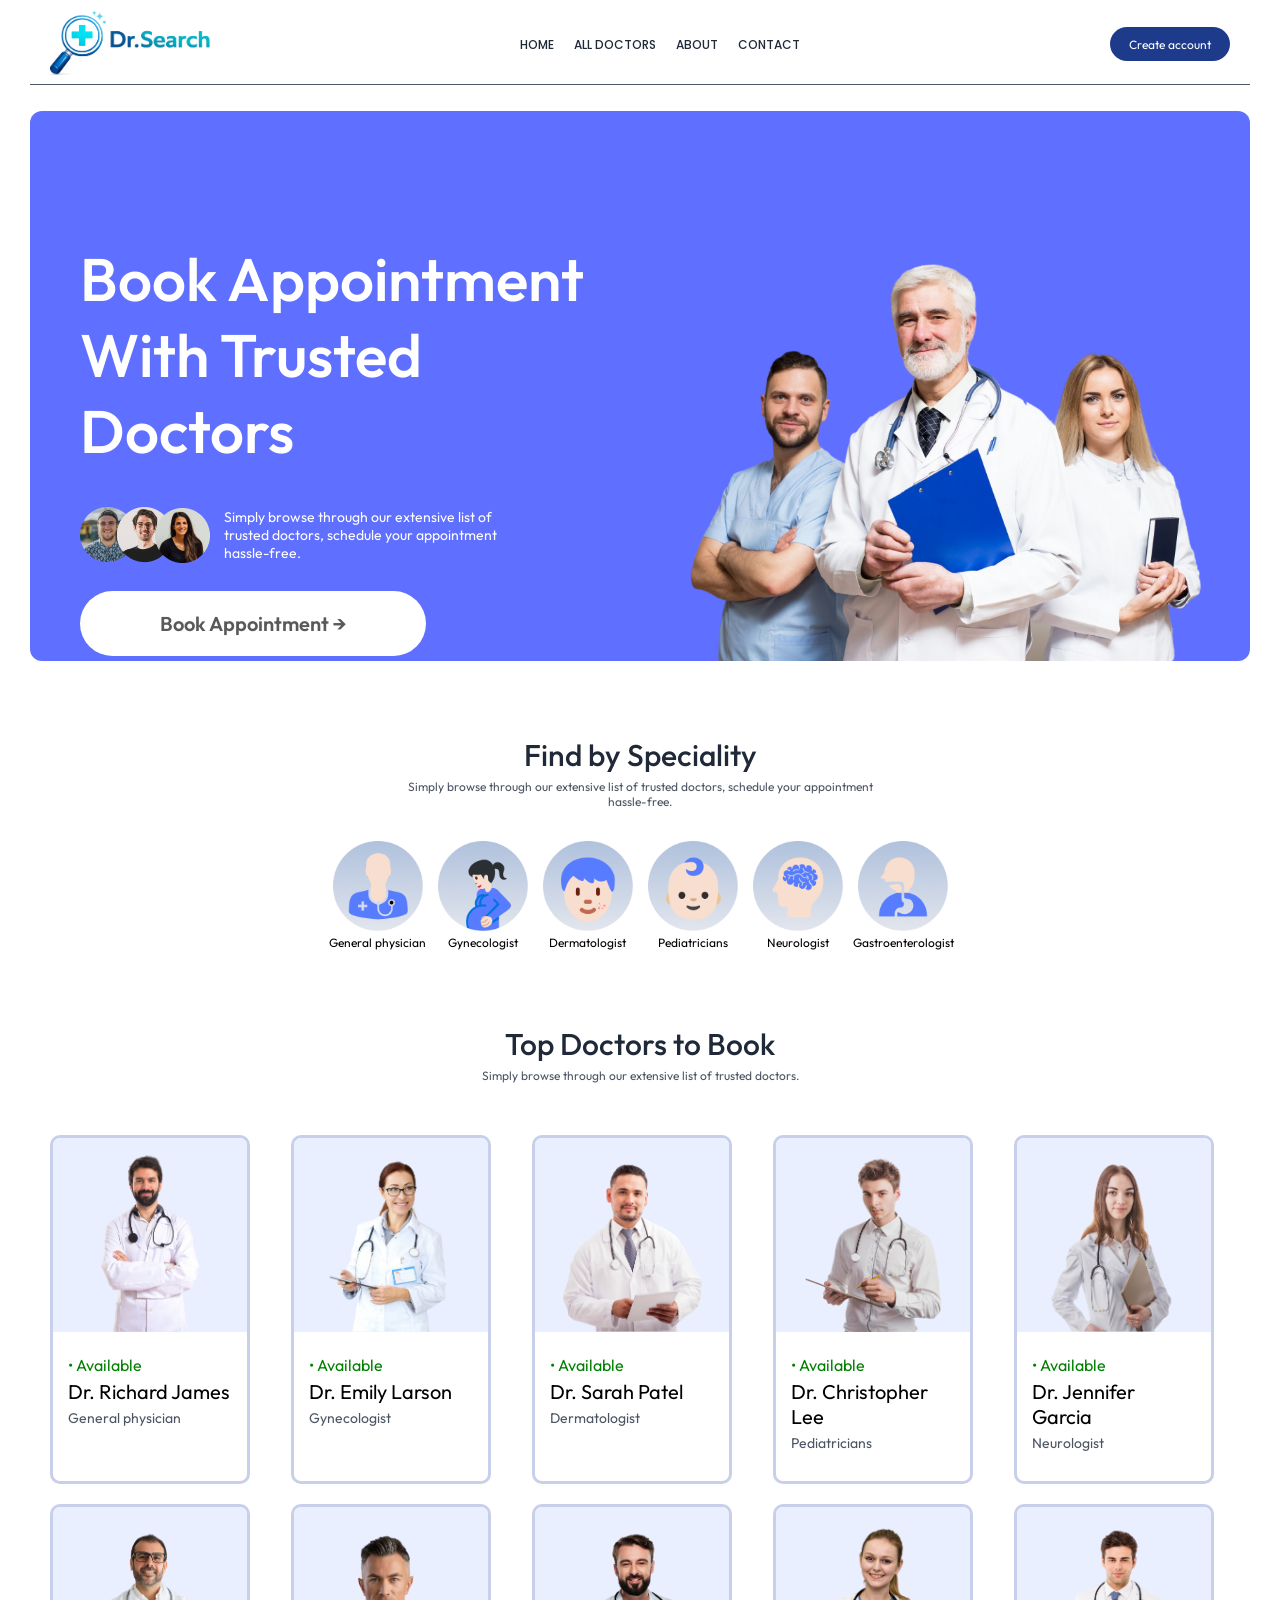
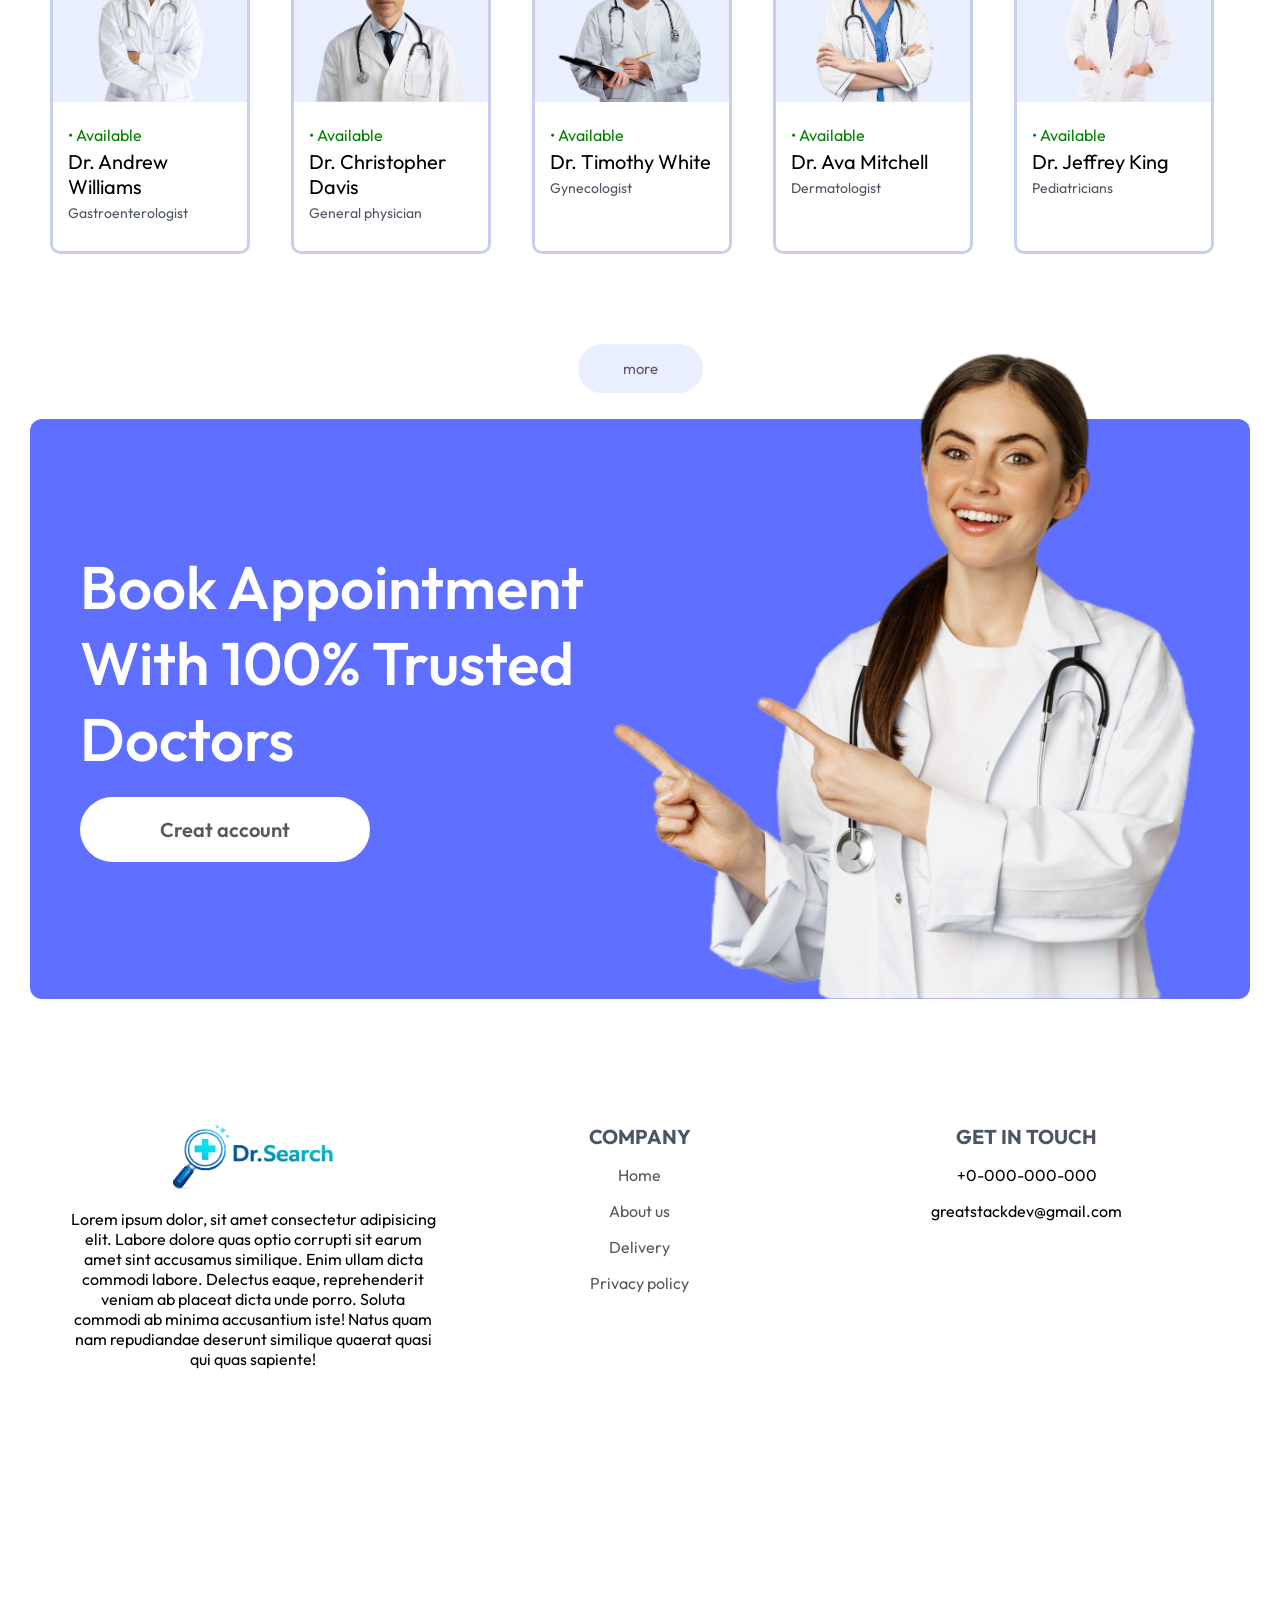
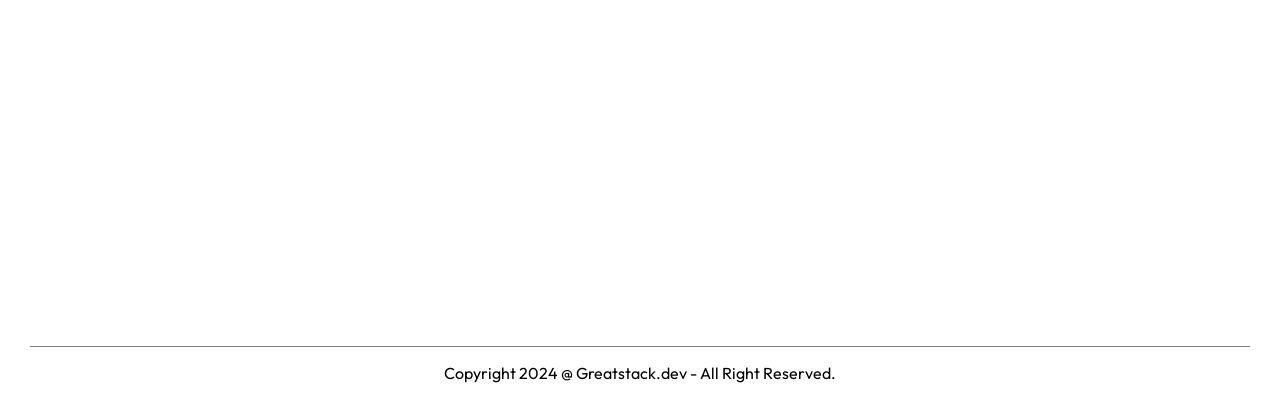
<file: index.html>
<!DOCTYPE html>
<html lang="en">

<head>
    <link rel="stylesheet" href="/css/index.css">
    <link href="https://fonts.googleapis.com/css2?family=Outfit:wght@100..900&display=swap" rel="stylesheet">
    <link
        href="https://fonts.googleapis.com/css2?family=Poppins:ital,wght@0,100;0,200;0,300;0,400;0,500;0,600;0,700;0,800;0,900;1,100;1,200;1,300;1,400;1,500;1,600;1,700;1,800;1,900&display=swap"
        rel="stylesheet">
    <meta charset="UTF-8">
    <meta name="viewport" content="width=device-width, initial-scale=1.0">
    <title>Dr.Search</title>
    <link rel="shortcut icon" href="./images/logo.png" type="image/x-icon">
</head>

<body>
    <!-- header  -->
    <header id="main-header">
        <div class="logo-container">
            <img class="img-logo" src="./images/dr.searchlogo.png" alt="logo">
        </div>
        <nav>
            <ul class="navbar">
                <li><a href="./index.html">home</a></li>
                <li><a href="./alldoctors.html">all doctors</a></li>
                <li><a href="./about.html">about</a></li>
                <li><a href="./contact.html">contact</a></li>
            </ul>
        </nav>
        <a href="/files/creataccount.html"><button class="create-acc-btn">Create account</button></a>
    </header>

    <main>
        <!-- SECTION 1  -->
        <section id="section-1">
            <article>
                <div class="book-appointment ">
                    <div class="appointment-text ">

                        <h2 class="appointment-heading"> Book Appointment With Trusted Doctors</h2>
                        <div class="group-doc">
                            <img class="group-img" src="./images/group_profiles.png" alt="">
                            <p class="appointment-sub">Simply browse through our extensive list of trusted doctors,
                                schedule your appointment hassle-free.</p>
                        </div>
                        <div class="btndiv">
                           <a href="alldoctors.html"><button class="btn-book" >Book Appointment &#8594;</button></a> 

                        </div>
                    </div>
                    <div id="img-header">
                        <img src="./images/doc-header-img.png" alt="image of doctors">
                    </div>
                </div>
            </article>
        </section>

        <!-- SECTION 2  -->
        <section id="section-2">
            <article class="sp-article-1">
                <div class="find-container">
                    <h2 class="H">Find by Speciality</h2>
                    <p class="P">Simply browse through our extensive list of trusted doctors, schedule your appointment
                        hassle-free.</p>
                </div>
            </article>
            <div class="speciality-doctors">
                <figure class="sp-doctor">
                    <img src="images/General_physician.png" alt="">
                    <figcaption class="doctor-name">General physician</figcaption>
                </figure>
                <figure class="sp-doctor">
                    <img src="images/Gynecologist.png" alt="">
                    <figcaption class="doctor-name">Gynecologist</figcaption>
                </figure>
                <figure class="sp-doctor">
                    <img src="images/Dermatologist.png" alt="">
                    <figcaption class="doctor-name">Dermatologist</figcaption>
                </figure>
                <figure class="sp-doctor">
                    <img src="images/Pediatricians.png" alt="">
                    <figcaption class="doctor-name">Pediatricians</figcaption>
                </figure>
                <figure class="sp-doctor">
                    <img src="images/Neurologist.png" alt="">
                    <figcaption class="doctor-name">Neurologist</figcaption>
                </figure>
                <figure class="sp-doctor">
                    <img src="images/Gastroenterologist.png" alt="">
                    <figcaption class="doctor-name">Gastroenterologist</figcaption>
                </figure>
            </div>
        </section>


        <!-- section-3  -->
        <section id="section-3">
            <article class="sp-article-1">
                <div class="find-container">
                    <h2 class="H">Top Doctors to Book</h2>
                    <p class="P">Simply browse through our extensive list of trusted doctors.</p>
                </div>
            </article>
            <div class="top-dc">
                <div class="dc">
                    <img src="images/doc1.png" alt="">
                    <div class="dc-details">
                        <span class="avail">&bull; Available</span>
                        <p class="dc-name">Dr. Richard James</p>
                        <p class="dc-cat">General physician</p>
                    </div>
                </div>
                <div class="dc">
                    <img src="images/doc2.png" alt="">
                    <div class="dc-details">
                        <span class="avail">&bull; Available</span>
                        <p class="dc-name">Dr. Emily Larson</p>
                        <p class="dc-cat">Gynecologist</p>
                    </div>
                </div>
                <div class="dc">
                    <img src="images/doc3.png" alt="">
                    <div class="dc-details">
                        <span class="avail">&bull; Available</span>
                        <p class="dc-name">Dr. Sarah Patel</p>
                        <p class="dc-cat">Dermatologist</p>
                    </div>
                </div>
                <div class="dc">
                    <img src="images/doc4.png" alt="">
                    <div class="dc-details">
                        <span class="avail">&bull; Available</span>
                        <p class="dc-name">Dr. Christopher Lee</p>
                        <p class="dc-cat"> Pediatricians</p>
                    </div>
                </div>
                <div class="dc">
                    <img src="images/doc5.png" alt="">
                    <div class="dc-details">
                        <span class="avail">&bull; Available</span>
                        <p class="dc-name">Dr. Jennifer Garcia</p>
                        <p class="dc-cat">Neurologist</p>
                    </div>
                </div>
            </div>
            <div class="top-dc">
                <div class="dc">
                    <img src="images/doc6.png" alt="">
                    <div class="dc-details">
                        <span class="avail">&bull; Available</span>
                        <p class="dc-name">Dr. Andrew Williams</p>
                        <p class="dc-cat">Gastroenterologist</p>
                    </div>
                </div>
                <div class="dc">
                    <img src="images/doc7.png" alt="">
                    <div class="dc-details">
                        <span class="avail">&bull; Available</span>
                        <p class="dc-name">Dr. Christopher Davis</p>
                        <p class="dc-cat">General physician</p>
                    </div>
                </div>
                <div class="dc">
                    <img src="images/doc8.png" alt="">
                    <div class="dc-details">
                        <span class="avail">&bull; Available</span>
                        <p class="dc-name">Dr. Timothy White</p>
                        <p class="dc-cat">Gynecologist</p>
                    </div>
                </div>
                <div class="dc">
                    <img src="images/doc9.png" alt="">
                    <div class="dc-details">
                        <span class="avail">&bull; Available</span>
                        <p class="dc-name">Dr. Ava Mitchell</p>
                        <p class="dc-cat"> Dermatologist</p>
                    </div>
                </div>
                <div class="dc">
                    <img src="images/doc10.png" alt="">
                    <div class="dc-details">
                        <span class="avail">&bull; Available</span>
                        <p class="dc-name">Dr. Jeffrey King</p>
                        <p class="dc-cat">Pediatricians</p>
                    </div>
                </div>
            </div>
            <button class="btn-more" type="button"><a href="#"></a>more</button>
        </section>



        <section>
            <!-- book appointment  -->
            <div class="book-appointment" id="book-appointment-base">
                <div class="appointment-text">

                    <h2 class="appointment-heading"> Book Appointment With 100% Trusted Doctors</h2>
                    <a href="/files/creataccount.html"><button class="btn-book">Creat account</button></a>
                </div>
                <div id="img-header">
                    <img class="base-img" src="./images/appointment_img.png" alt="image of doctors">
                </div>
            </div>
        </section>
    </main>

    <!-- footer  -->
    <footer id="main-footer">
        <div class="footer">
            <div>
                <div class="logo-container">
                    <img class="img-logo" src="./images/dr.searchlogo.png" alt="logo">
                </div>
                <p>Lorem ipsum dolor, sit amet consectetur adipisicing elit. Labore dolore quas optio corrupti sit earum
                    amet sint accusamus similique. Enim ullam dicta commodi labore. Delectus eaque, reprehenderit veniam
                    ab placeat dicta unde porro. Soluta commodi ab minima accusantium iste! Natus quam nam repudiandae
                    deserunt similique quaerat quasi qui quas sapiente!</p>
            </div>
            <div class="company">
                <div class="logo-container flex items-center">
                    <h1 class="footer-head">COMPANY</h1>
                </div>
                <p><a href="#">Home</a></p>
                <p><a href="#">About us</a></p>
                <p><a href="#">Delivery</a></p>
                <p><a href="#">Privacy policy</a></p>
            </div>
            <div>
                <div class="logo-container flex items-center">
                    <h1 class="footer-head">GET IN TOUCH</h1>
                </div>
                <p>+0-000-000-000</p>
                <p>greatstackdev@gmail.com</p>
            </div>
        </div>
        <div class="copy">

            <p>Copyright 2024 @ Greatstack.dev - All Right Reserved.</p>
        </div>

    </footer>

</body>

</html>
</file>
<file: css/index.css>
body {
    margin: 10px 20px;
}


/* header-start  */
header {
    display: flex;
    flex-direction: column;
    justify-content: space-between;
    align-items: center;
    padding: 0px;
    padding-bottom: 10px;
    border-bottom: 1px solid #4B5563;
    text-align: center;
}

.img-logo {
    width: 160px;
}


.navbar {
    display: flex;
    text-align: center;
    list-style: none;
    text-transform: uppercase;
    gap: 20px;
    padding: 0px;
}

.navbar li a {
    font-family: poppins;
    text-decoration: none;
    color: #1F2937;
    font-size: 12px;
    font-weight: 500;
}

.navbar li a:hover {
    text-decoration: underline #5F6FFF 2px;
    text-underline-offset: 8px;
}

.create-acc-btn {
    font-size: 12px;
    font-family: outfit;
    width: 120px;
    height: 34px;
    border: none;
    border-radius: 47px;
    background-color: #1E3A8A;
    color: white;
    cursor: pointer;
}

.create-acc-btn a{
    text-decoration: none;
    color: white;
}

.create-acc-btn a:hover{
    color: #1E3A8A;
}

.create-acc-btn:hover {
    background-color: white;
    color: #1E3A8A;
    border: 2px solid #1E3A8A;
}

/* header close */


/* #line {
    width: 100%;
    height: 1px;
    background-color: #ADADAD;
} */


/* main start  */

/* first section  */
.book-appointment {
    margin-top: 26px;
    border: none;
    border-radius: 12px;
    height: 550px;
    background-color: #5F6FFF;
    display: flex;
    flex-direction: column;
    align-items: center;
    position: relative;
}

.appointment-text {
    width: 80%;
    height: 100%;
    padding-left: 0px;
    padding-top: 0px;

}

.appointment-heading {
    font-family: outfit;
    font-size: 30px;
    color: #ffffff;
    margin-bottom: 5px;
    font-weight: 550;
}

.group-doc {
    display: flex;
    flex-direction: column;
    align-items: center;
    margin-top: 25px;
}

.group-img {
    width: 130px;
    height: 56px;
    margin-right: 14px;
}


.appointment-sub {
    font-family: outfit;
    font-weight: 400;
    font-size: 14px;
    color: white;
}

.btndiv{
    text-align: center;
}

.btn-book {
    margin-top: 15px;
    padding: 10px 40px;
    border: none;
    border-radius: 35px;
    font-family: outfit;
    font-size: 14px;
    font-weight: 600;
    color: #595959;
    background-color: white;
}

.btn-book:hover {
    background-color: rgba(255, 255, 255, 0.63);

}



#img-header {
    width: 85%;
    height: 100%;
    position: relative;
    bottom: 0;
    right: 0;
}

#img-header img {
    width: 100%;
    position: absolute;
    bottom: 0;
    right: 0;
}

/* first sectione end  */


/* second section  */
#section-2 {
    display: inline-block;
    justify-content: center;
    text-align: center;
    width: 100%;
}

.sp-article-1 {
    margin-top: 50px;
    display: inline-block;
    justify-content: center;
    align-items: center;
    margin-bottom: 20px;
}


.H {
    font-family: outfit;
    font-size: 20px;
    font-weight: 500;
    color: #1F2937;
    margin-bottom: 4px;
    text-align: center;
}

.P {
    font-family: outfit;
    font-size: 12px;
    font-weight: 400;
    color: #4B5563;
    max-width: 500px;
    margin-top: 5px;
    text-align: center;
}


.speciality-doctors {
    display: grid;
    grid-template-columns: 1fr 1fr 1fr 1fr 1fr 1fr;
    justify-content: center;
    gap: 5px;
    max-width: 500px;
    margin: 0 auto;
    text-align: center;
}

.sp-doctor {
    width: 60px;
    margin: 0px;
}

.sp-doctor img {
    width: 50px;
}

.doctor-name {
    font-family: outfit;
    font-size: 8px;
}



#section-3 {
    text-align: center;
}

.c {
    margin-top: 0px;
}

.top-dc {
    display: grid;
    grid-template-rows: 1fr;
    justify-content: center;
    text-align: center;
    gap: 25px;
    margin-top: 25px;
}


.dc {
    border: 3px solid #c8cfeb;
    border-radius: 10px;
    width: 100%;
}

.dc img {
    width: 380px;
    background-color: #EAEFFF;
    border-top-left-radius: 8px;
    border-top-right-radius: 8px;
}

.dc-details {
    padding: 15px;
    text-align: start;
    font-size: 20px;
    font-family: outfit;
}

.avail {
    color: green;
    font-size: 16px;
}

.dc-name {
    margin-top: 3px;
    margin-bottom: 0;
}

.dc-cat {
    margin-top: 5px;
    font-size: 14px;
    color: #4B5563;
}

.btn-more {
    padding: 15px 45px;
    margin-top: 70px;
    border: none;
    border-radius: 25px;
    background-color: #EAEFFF;
    color: #635563;
    font-size: 15px;
    font-family: outfit;
    margin-bottom: 0px;
}


/* section-4  */
#book-appointment-base{
    height: 250px;
    margin-bottom: 20px;
}

#img-header .base-img {
    display: none;
    height: 600px;
    width: auto;
    padding-right: 50px;
}


/* main close  */

/* footer  */


.footer {
    margin-top: 85px;
    display: grid;
    grid-template-rows: 1fr 1fr 1fr;
    gap: 10px;
    font-family: outfit;
    padding: 40px;
    padding-bottom: 0px;
    border-bottom: 1px solid grey;
    height: auto;
}

.footer-head {
    color: #4B5563;
    font-size: 20px;
    margin-top: 0;
}

.footer-head p {
    color: #4B5563;
    font-size: 8px;
    margin-bottom: 0px;
}

.company a {
    text-decoration: none;
    color: #595959;
}

.copy {
    text-align: center;
    font-family: outfit;
}





/* media query  */

@media (min-width:640px){
    body{
        margin: 5px 30px;
    }

    /* header  */
    header{
       flex-direction: row;
       padding: 5px 20px; 
    }

    /* main  */
    .book-appointment{
        flex-direction: column;
    }

    .appointment-text{
        padding-top: 0;
        padding-left: 0;
    }

    #img-header{
        width: 60%;
    }

    /* section 2  */
    .H{
        font-size: 23px;
    }

    .sp-doctor{
        width: 100px;
    }
    .sp-doctor img{
        width: 90px;
    }

    .doctor-name{
        font-size: 12px;
    }

    /* section-3  */
    .top-dc{
        grid-template-columns: 1fr 1fr;
        margin: 20px;
    }
    .dc{
        width: 90%;
    }

    .dc img{
        width: 100%;
    }
}

@media (min-width:768px) {
    .book-appointment{
        flex-direction: row;
    }

    .appointment-text{
        padding-left: 50px;
        padding-top: 200px;
        padding-bottom: 40px;
    }

    .appointment-heading{
        font-size: 60px;
    }

    .group-doc{
        flex-direction: row;
    }

    .appointment-sub{
        width: 50%;
    }

    .btndiv{
        text-align: start;
    }

    .btn-book{
        padding: 20px 80px;
        border-radius: 45px;
        font-size: 20px;
        
    }

    #img-header{
        width: 90%;
    }

    /* section 2  */
    .H{
        font-size: 30px;
    }
    .p{
        font-size: 18px;
    }

    /* section-3  */
   .top-dc{
    grid-template-columns: 1fr 1fr 1fr 1fr 1fr ;
   }

   /* section-4  */
   #book-appointment-base{
    height: 580px;
   }
   #img-header .base-img{
    display: block;
    height: 650px;
    padding-bottom: 0px;
    margin-bottom: 0px;
   }

   /* footer  */
   .footer{
    grid-template-columns: 1fr 1fr 1fr;
    gap: 20px;
    text-align: center;
    margin-bottom: 0px;
   }
   .copy{
    margin-top: 0px;
   }
}
</file>
